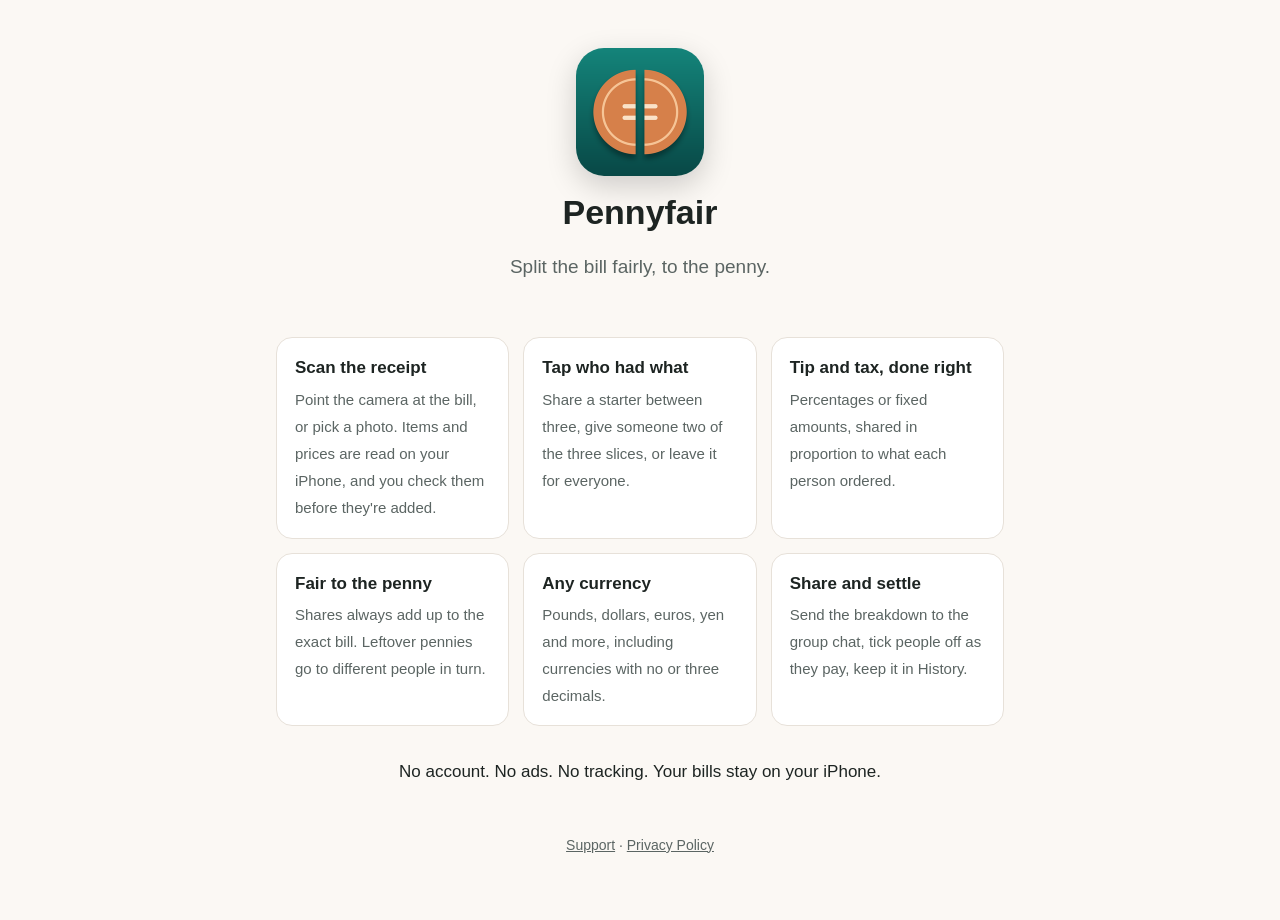
<file: index.html>
<!doctype html>
<html lang="en">
<head>
<meta charset="utf-8">
<meta name="viewport" content="width=device-width, initial-scale=1">
<title>Pennyfair: Split the Bill</title>
<meta name="description" content="Split any bill fairly, to the penny. Scan the receipt, tap who had what, add tip and tax, share the breakdown.">
<link rel="icon" href="favicon.png">
<link rel="stylesheet" href="style.css">
</head>
<body>
<div class="wrap">
  <div class="hero">
    <img src="icon.png" alt="Pennyfair app icon">
    <h1>Pennyfair</h1>
    <p>Split the bill fairly, to the penny.</p>
  </div>
  <div class="grid">
    <div class="card"><b>Scan the receipt</b><span>Point the camera at the bill, or pick a photo. Items and prices are read on your iPhone, and you check them before they're added.</span></div>
    <div class="card"><b>Tap who had what</b><span>Share a starter between three, give someone two of the three slices, or leave it for everyone.</span></div>
    <div class="card"><b>Tip and tax, done right</b><span>Percentages or fixed amounts, shared in proportion to what each person ordered.</span></div>
    <div class="card"><b>Fair to the penny</b><span>Shares always add up to the exact bill. Leftover pennies go to different people in turn.</span></div>
    <div class="card"><b>Any currency</b><span>Pounds, dollars, euros, yen and more, including currencies with no or three decimals.</span></div>
    <div class="card"><b>Share and settle</b><span>Send the breakdown to the group chat, tick people off as they pay, keep it in History.</span></div>
  </div>
  <p style="text-align:center;margin-top:32px">No account. No ads. No tracking. Your bills stay on your iPhone.</p>
  <footer><a href="support.html">Support</a> · <a href="privacy.html">Privacy Policy</a></footer>
</div>
</body>
</html>
</file>
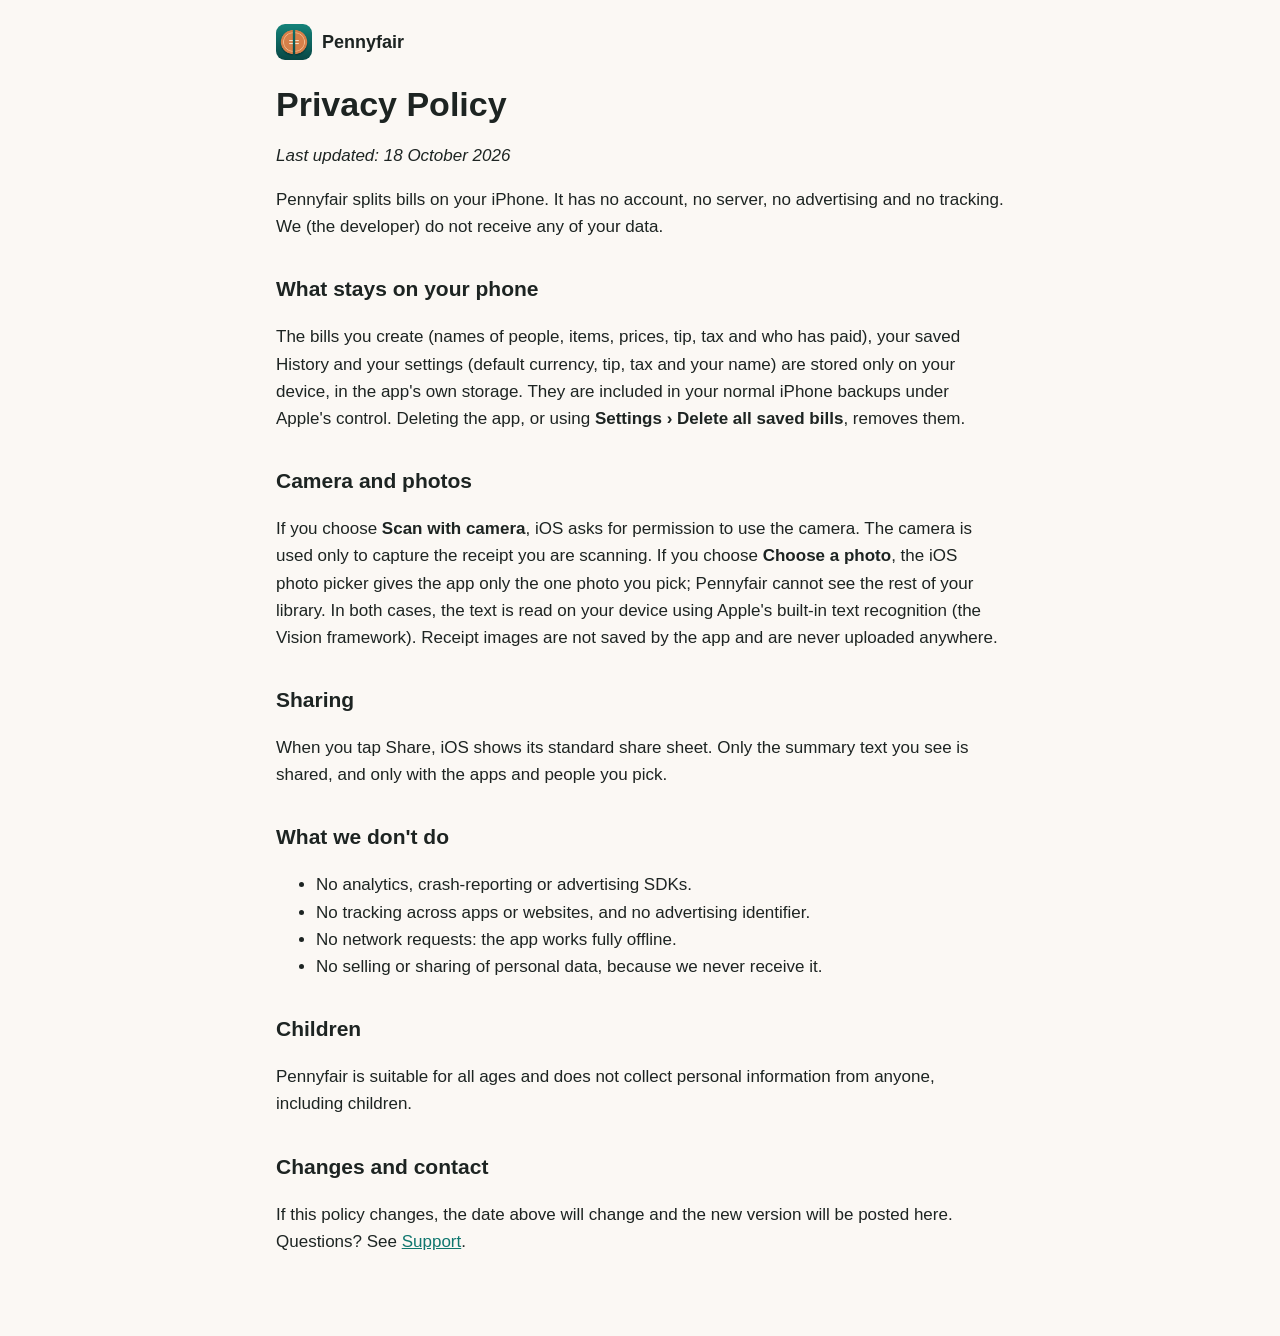
<file: privacy.html>
<!doctype html>
<html lang="en">
<head>
<meta charset="utf-8">
<meta name="viewport" content="width=device-width, initial-scale=1">
<title>Pennyfair Privacy Policy</title>
<link rel="icon" href="favicon.png">
<link rel="stylesheet" href="style.css">
</head>
<body>
<div class="wrap doc">
  <nav><img src="icon.png" alt=""><b><a href="index.html">Pennyfair</a></b></nav>
  <h1>Privacy Policy</h1>
  <p><i>Last updated: 18 October 2026</i></p>

  <p>Pennyfair splits bills on your iPhone. It has no account, no server, no advertising and no tracking. We (the developer) do not receive any of your data.</p>

  <h2>What stays on your phone</h2>
  <p>The bills you create (names of people, items, prices, tip, tax and who has paid), your saved History and your settings (default currency, tip, tax and your name) are stored only on your device, in the app's own storage. They are included in your normal iPhone backups under Apple's control. Deleting the app, or using <b>Settings › Delete all saved bills</b>, removes them.</p>

  <h2>Camera and photos</h2>
  <p>If you choose <b>Scan with camera</b>, iOS asks for permission to use the camera. The camera is used only to capture the receipt you are scanning. If you choose <b>Choose a photo</b>, the iOS photo picker gives the app only the one photo you pick; Pennyfair cannot see the rest of your library. In both cases, the text is read on your device using Apple's built-in text recognition (the Vision framework). Receipt images are not saved by the app and are never uploaded anywhere.</p>

  <h2>Sharing</h2>
  <p>When you tap Share, iOS shows its standard share sheet. Only the summary text you see is shared, and only with the apps and people you pick.</p>

  <h2>What we don't do</h2>
  <ul>
    <li>No analytics, crash-reporting or advertising SDKs.</li>
    <li>No tracking across apps or websites, and no advertising identifier.</li>
    <li>No network requests: the app works fully offline.</li>
    <li>No selling or sharing of personal data, because we never receive it.</li>
  </ul>

  <h2>Children</h2>
  <p>Pennyfair is suitable for all ages and does not collect personal information from anyone, including children.</p>

  <h2>Changes and contact</h2>
  <p>If this policy changes, the date above will change and the new version will be posted here. Questions? See <a href="support.html">Support</a>.</p>
</div>
</body>
</html>
</file>
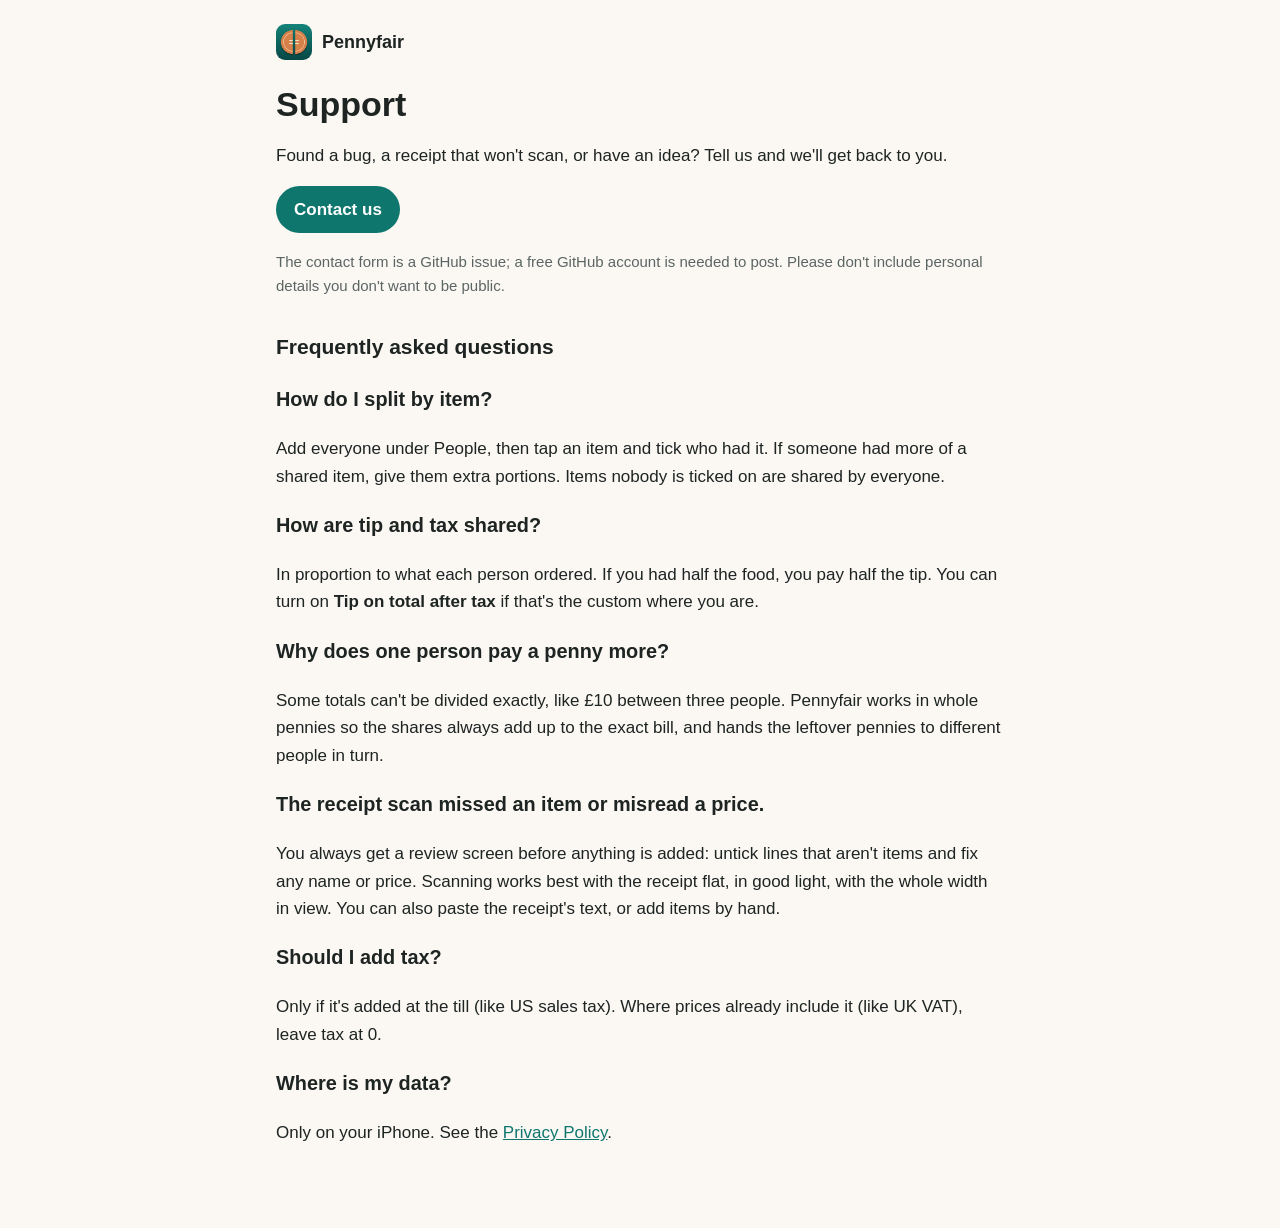
<file: support.html>
<!doctype html>
<html lang="en">
<head>
<meta charset="utf-8">
<meta name="viewport" content="width=device-width, initial-scale=1">
<title>Pennyfair Support</title>
<link rel="icon" href="favicon.png">
<link rel="stylesheet" href="style.css">
</head>
<body>
<div class="wrap doc">
  <nav><img src="icon.png" alt=""><b><a href="index.html">Pennyfair</a></b></nav>
  <h1>Support</h1>
  <p>Found a bug, a receipt that won't scan, or have an idea? Tell us and we'll get back to you.</p>
  <p><a class="btn" href="https://github.com/slimboi34/pennyfair-site/issues/new">Contact us</a></p>
  <p style="color:var(--muted);font-size:15px">The contact form is a GitHub issue; a free GitHub account is needed to post. Please don't include personal details you don't want to be public.</p>

  <h2>Frequently asked questions</h2>

  <h3>How do I split by item?</h3>
  <p>Add everyone under People, then tap an item and tick who had it. If someone had more of a shared item, give them extra portions. Items nobody is ticked on are shared by everyone.</p>

  <h3>How are tip and tax shared?</h3>
  <p>In proportion to what each person ordered. If you had half the food, you pay half the tip. You can turn on <b>Tip on total after tax</b> if that's the custom where you are.</p>

  <h3>Why does one person pay a penny more?</h3>
  <p>Some totals can't be divided exactly, like £10 between three people. Pennyfair works in whole pennies so the shares always add up to the exact bill, and hands the leftover pennies to different people in turn.</p>

  <h3>The receipt scan missed an item or misread a price.</h3>
  <p>You always get a review screen before anything is added: untick lines that aren't items and fix any name or price. Scanning works best with the receipt flat, in good light, with the whole width in view. You can also paste the receipt's text, or add items by hand.</p>

  <h3>Should I add tax?</h3>
  <p>Only if it's added at the till (like US sales tax). Where prices already include it (like UK VAT), leave tax at 0.</p>

  <h3>Where is my data?</h3>
  <p>Only on your iPhone. See the <a href="privacy.html">Privacy Policy</a>.</p>
</div>
</body>
</html>
</file>
<file: style.css>
:root { --bg:#fbf8f4; --fg:#1d2422; --muted:#5b6563; --accent:#0f766e; --copper:#c56b3c; --card:#ffffff; --line:#e7e1d9; }
@media (prefers-color-scheme: dark) { :root { --bg:#111614; --fg:#eef2f0; --muted:#9aa5a2; --accent:#40c799; --copper:#e08a5a; --card:#1a201e; --line:#2a322f; } }
* { box-sizing:border-box; }
body { margin:0; background:var(--bg); color:var(--fg); font:17px/1.6 -apple-system, BlinkMacSystemFont, "Segoe UI", Roboto, sans-serif; }
.wrap { max-width:760px; margin:0 auto; padding:24px 16px 64px; }
nav { display:flex; align-items:center; gap:10px; font-size:18px; margin-bottom:24px; }
nav img { width:36px; height:36px; border-radius:9px; }
nav a { color:inherit; text-decoration:none; }
a { color:var(--accent); }
h1 { font-size:34px; line-height:1.2; margin:8px 0 12px; }
h2 { font-size:21px; margin-top:32px; }
.hero { text-align:center; padding:24px 0 8px; }
.hero img { width:128px; height:128px; border-radius:28px; box-shadow:0 10px 30px rgba(0,0,0,.18); }
.hero p { color:var(--muted); font-size:19px; }
.grid { display:grid; grid-template-columns:repeat(auto-fit, minmax(220px, 1fr)); gap:14px; margin-top:28px; }
.card { background:var(--card); border:1px solid var(--line); border-radius:16px; padding:16px 18px; }
.card b { display:block; margin-bottom:4px; }
.card span { color:var(--muted); font-size:15px; }
.btn { display:inline-block; background:var(--accent); color:#fff; padding:10px 18px; border-radius:999px; text-decoration:none; font-weight:600; }
footer { margin-top:48px; color:var(--muted); font-size:14px; text-align:center; }
footer a { color:var(--muted); }
</file>
